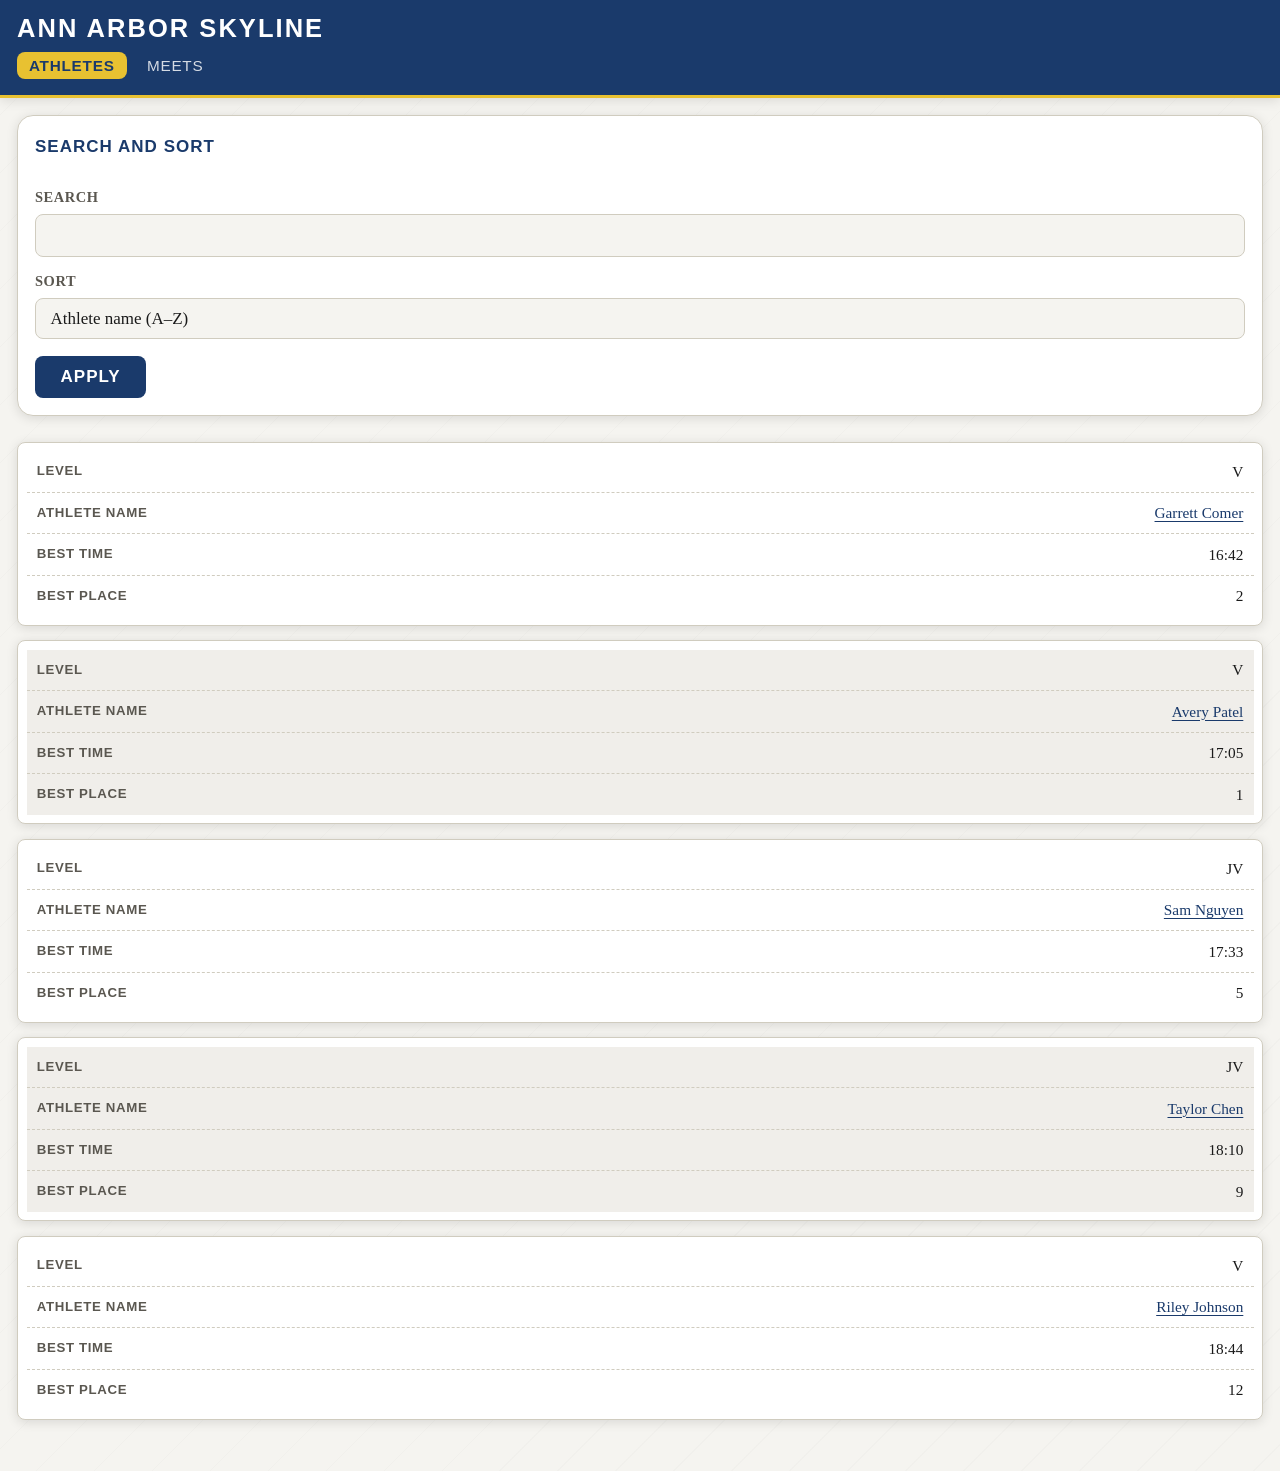
<file: index.html>
<!doctype html>
<html lang="en">
  <head>
    <meta charset="utf-8" />
    <meta name="viewport" content="width=device-width,initial-scale=1" />
    <title>Ann Arbor Skyline — Athletes</title>
    <link rel="stylesheet" href="reset.css" />
    <link rel="stylesheet" href="style.css">
  </head>

  <body>
    <header>
      <h1><a href="index.html">Ann Arbor Skyline</a></h1>

      <nav>
        <ul>
          <li><a href="index.html" aria-current="page">Athletes</a></li>
          <li><a href="mainMeets.html">Meets</a></li>
        </ul>
      </nav>
    </header>

    <main>
      <form action="#" method="get">
        <fieldset>
          <legend>Search and sort</legend>

          <label for="search">Search</label>
          <input id="search" name="search" type="search" />

          <label for="sort">Sort</label>
          <select id="sort" name="sort">
            <option value="name-asc">Athlete name (A–Z)</option>
            <option value="name-desc">Athlete name (Z–A)</option>
          </select>

          <button type="submit">Apply</button>
        </fieldset>
      </form>


      <section>
        <table>
          <thead>
            <tr>
              <th scope="col">Level</th>
              <th scope="col">Athlete Name</th>
              <th scope="col">Best Time</th>
              <th scope="col">Best Place</th>
            </tr>
          </thead>

          <tbody>
              <tr>
                <td data-label="Level">V</td>
                <td data-label="Athlete Name"><a href="athlete.html">Garrett Comer</a></td>
                <td data-label="Best Time">16:42</td>
                <td data-label="Best Place">2</td>
              </tr>

              <tr>
                <td data-label="Level">V</td>
                <td data-label="Athlete Name"><a href="athlete.html">Avery Patel</a></td>
                <td data-label="Best Time">17:05</td>
                <td data-label="Best Place">1</td>
              </tr>

              <tr>
                <td data-label="Level">JV</td>
                <td data-label="Athlete Name"><a href="athlete.html">Sam Nguyen</a></td>
                <td data-label="Best Time">17:33</td>
                <td data-label="Best Place">5</td>
              </tr>

              <tr>
                <td data-label="Level">JV</td>
                <td data-label="Athlete Name"><a href="athlete.html">Taylor Chen</a></td>
                <td data-label="Best Time">18:10</td>
                <td data-label="Best Place">9</td>
              </tr>

              <tr>
                <td data-label="Level">V</td>
                <td data-label="Athlete Name"><a href="athlete.html">Riley Johnson</a></td>
                <td data-label="Best Time">18:44</td>
                <td data-label="Best Place">12</td>
              </tr>
            <!-- <tr>
              <td>V</td>
              <td><a href="athlete.html">Garrett Comer</a></td>
              <td>16:42</td>
              <td>2</td>
            </tr>
            <tr>
              <td>V</td>
              <td><a href="athlete.html">Avery Patel</a></td>
              <td>17:05</td>
              <td>1</td>
            </tr>
            <tr>
              <td>JV</td>
              <td><a href="athlete.html">Sam Nguyen</a></td>
              <td>17:33</td>
              <td>5</td>
            </tr>
            <tr>
              <td>JV</td>
              <td><a href="athlete.html">Taylor Chen</a></td>
              <td>18:10</td>
              <td>9</td>
            </tr>
            <tr>
              <td>V</td>
              <td><a href="athlete.html">Riley Johnson</a></td>
              <td>18:44</td>
              <td>12</td>
            </tr> -->
          </tbody>
        </table>
      </section>
    </main>
  </body>
</html>
</file>
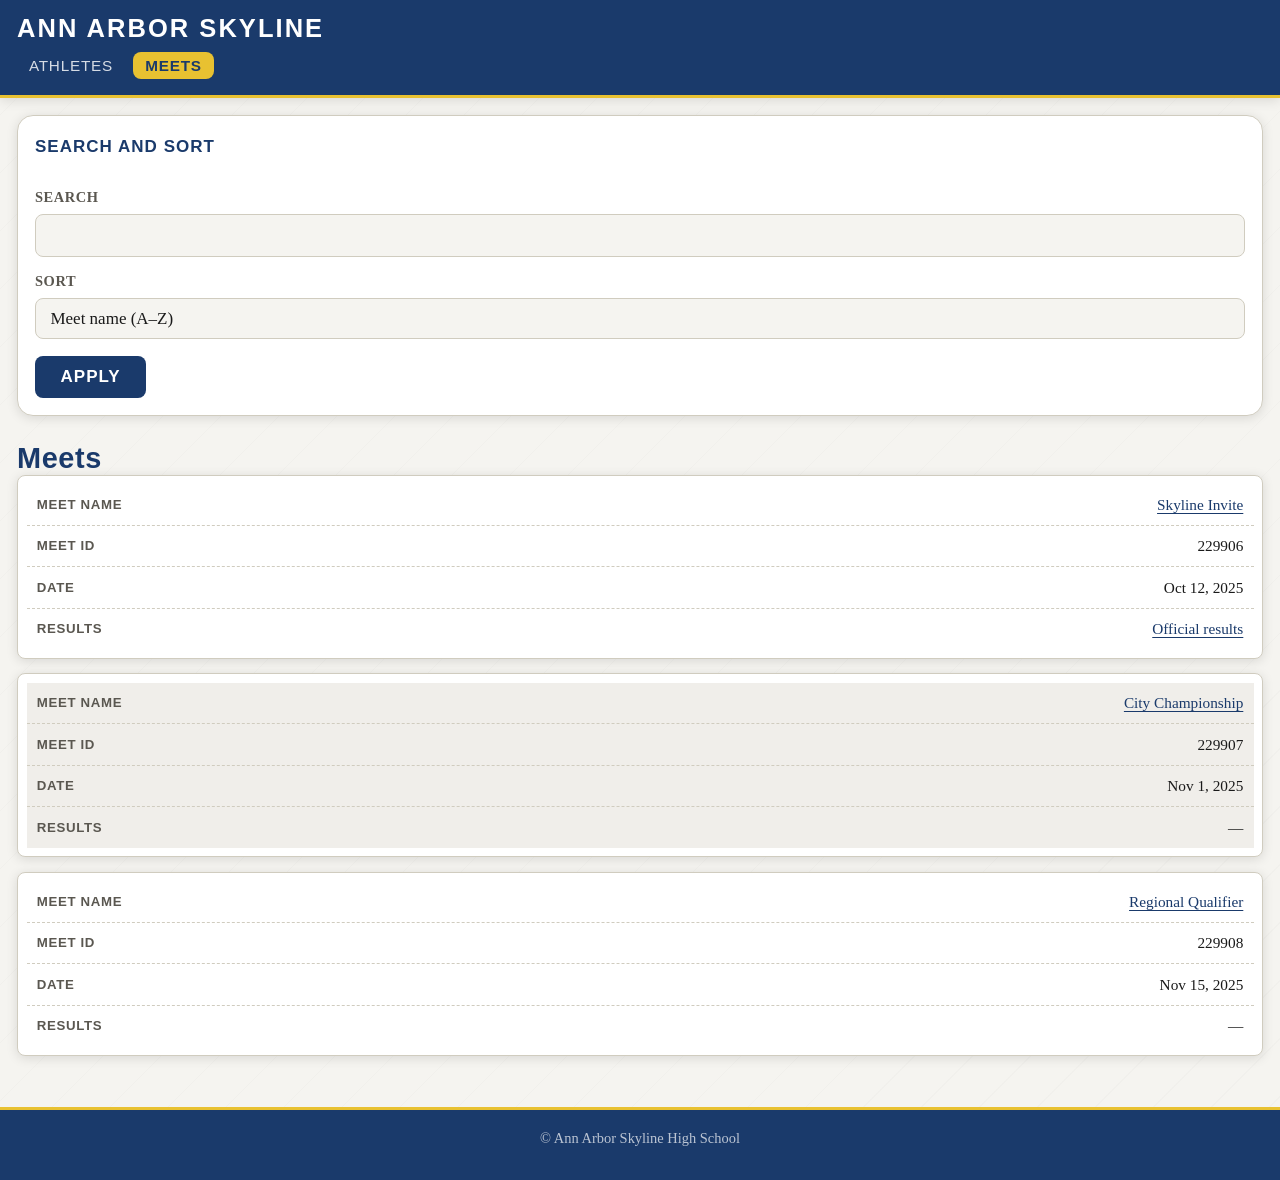
<file: mainMeets.html>
<!doctype html>
<html lang="en">
  <head>
    <meta charset="utf-8" />
    <meta name="viewport" content="width=device-width,initial-scale=1" />
    <title>Ann Arbor Skyline — Meets</title>
    <link rel="stylesheet" href="reset.css" />
    <link rel="stylesheet" href="style.css">
  </head>

  <body>
    <header>
      <h1><a href="index.html">Ann Arbor Skyline</a></h1>

      <nav aria-label="Primary navigation">
        <ul>
          <li><a href="index.html">Athletes</a></li>
          <li><a href="mainMeets.html" aria-current="page">Meets</a></li>
        </ul>
      </nav>
    </header>

    <main>
      <form action="#" method="get">
        <fieldset>
          <legend>Search and sort</legend>

          <label for="search">Search</label>
          <input id="search" name="search" type="search" />

          <label for="sort">Sort</label>
          <select id="sort" name="sort">
            <option value="name-asc">Meet name (A–Z)</option>
            <option value="name-desc">Meet name (Z–A)</option>
            <option value="date-asc">Date (oldest first)</option>
            <option value="date-desc">Date (newest first)</option>
          </select>

          <button type="submit">Apply</button>
        </fieldset>
      </form>

      <section aria-labelledby="meets-heading">
        <h2 id="meets-heading">Meets</h2>

        <table>
          <thead>
            <tr>
              <th scope="col">Meet Name</th>
              <th scope="col">Meet ID</th>
              <th scope="col">Date</th>
              <th scope="col">Results</th>
            </tr>
          </thead>

          <tbody>
            <tr>
              <td data-label="Meet Name">
                <a href="meets.html">Skyline Invite</a>
              </td>

              <td data-label="Meet ID">229906</td>

              <td data-label="Date">
                <time datetime="2025-10-12">Oct 12, 2025</time>
              </td>

              <td data-label="Results">
                <a href="https://www.athletic.net/CrossCountry/meet/229906/results/916818">
                  Official results
                </a>
              </td>
            </tr>
            <!-- <tr>
              <td>
                <a href="meets.html">Skyline Invite</a>
              </td>
              <td>229906</td>
              <td>
                <time datetime="2025-10-12">Oct 12, 2025</time>
              </td>
              <td>
                <a href="https://www.athletic.net/CrossCountry/meet/229906/results/916818">
                  Official results
                </a>
              </td> -->
            <!-- </tr> -->

            <tr>
              <!-- <td>
                <a href="meets.html">City Championship</a>
              </td>
              <td>229907</td>
              <td>
                <time datetime="2025-11-01">Nov 1, 2025</time>
              </td>
              <td>—</td> -->
                <td data-label="Meet Name">
                  <a href="meets.html">City Championship</a>
                </td>

                <td data-label="Meet ID">229907</td>

                <td data-label="Date">
                  <time datetime="2025-11-01">Nov 1, 2025</time>
                </td>
                <td data-label="Results">—</td>
            </tr>

            <tr>
              <!-- <td>
                <a href="meets.html">Regional Qualifier</a>
              </td>
              <td>229908</td>
              <td>
                <time datetime="2025-11-15">Nov 15, 2025</time>
              </td>
              <td>—</td> -->
                <td data-label="Meet Name">
                  <a href="meets.html">Regional Qualifier</a>
                </td>
                <td data-label="Meet ID">229908</td>
                <td data-label="Date">
                  <time datetime="2025-11-15">Nov 15, 2025</time>
                </td>
                <td data-label="Results">—</td>
            </tr> 
          </tbody>
        </table>
      </section>
    </main>

    <footer>
      <p>&copy; Ann Arbor Skyline High School</p>
    </footer>
  </body>
</html>
</file>
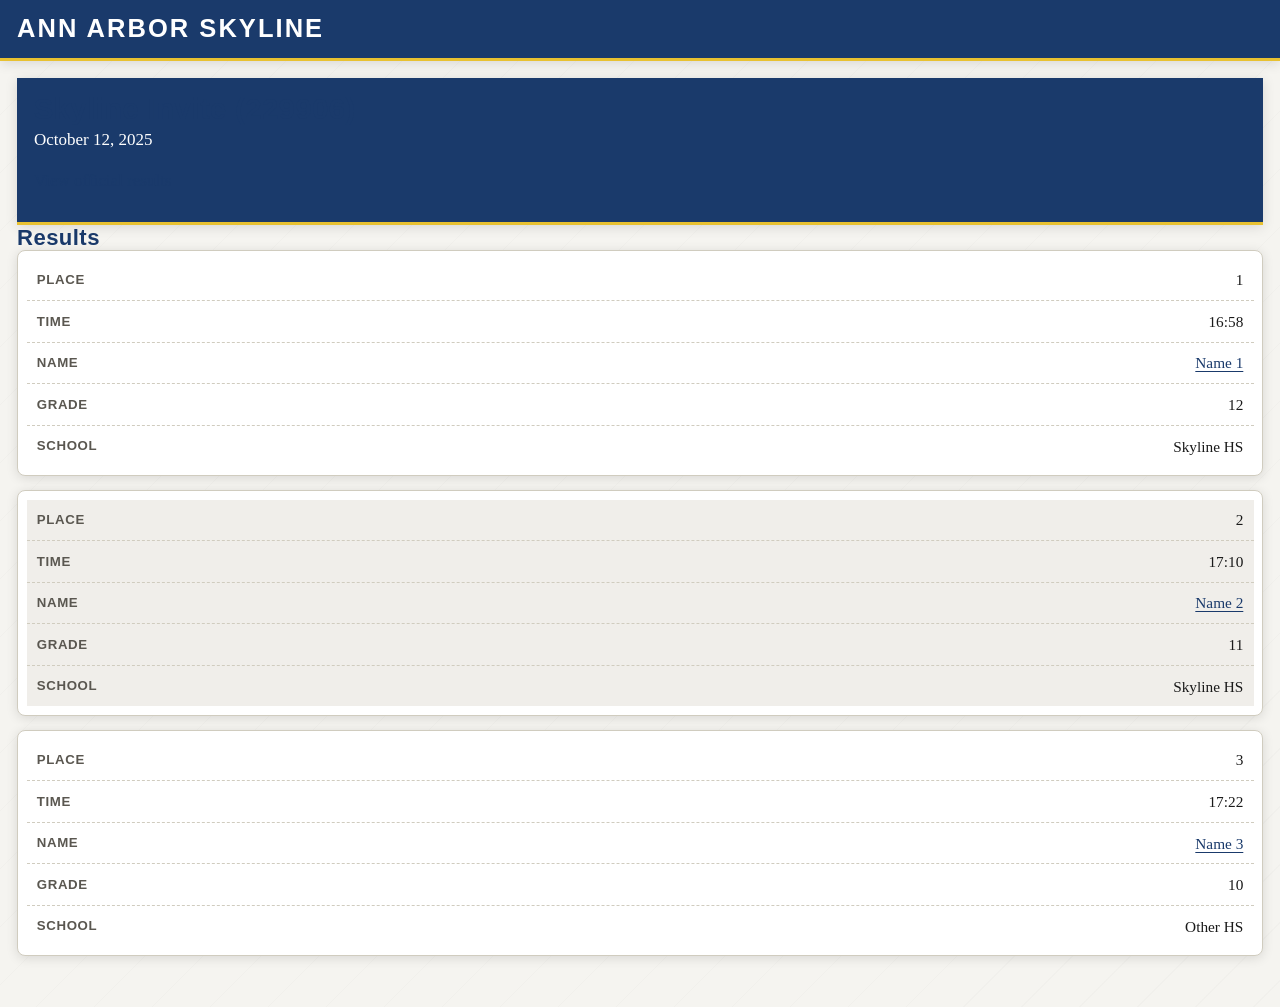
<file: meets.html>
<!DOCTYPE html>
<html lang="en">


<head>
  <meta charset="UTF-8">
  <meta name="viewport" content="width=device-width, initial-scale=1.0">
  <title>Skyline Invite | Skyline High School</title>
  <link rel="stylesheet" href="style.css">

</head>
<body>

  <header>
    <h1><a href="index.html">Ann Arbor Skyline</a></h1>
  </header>

  <main>
    <article aria-labelledby="meet-title">
      <header>
        <h2 id="meet-title">Skyline Invite (229906)</h2>
        <p>
          <time datetime="2025-10-12">October 12, 2025</time>
        </p>
        <p>
          <a href="https://www.athletic.net/CrossCountry/meet/229906/results/916818">
            View official results
          </a>
        </p>
      </header>

      <section aria-labelledby="results-heading">
        <h3 id="results-heading">Results</h3>

        <table>
          <thead>
            <tr>
              <th scope="col">Place</th>
              <th scope="col">Time</th>
              <th scope="col">Name</th>
              <th scope="col">Grade</th>
              <th scope="col">School</th>
            </tr>
          </thead>
          <tbody>
            <tr>
              <!-- <td>1</td>
              <td>16:58</td>
              <td><a href="athlete.html">Name 1</a></td>
              <td>12</td>
              <td>Skyline HS</td> -->
                <td data-label="Place">1</td>
                <td data-label="Time">16:58</td>
                <td data-label="Name"><a href="athlete.html">Name 1</a></td>
                <td data-label="Grade">12</td>
                <td data-label="School">Skyline HS</td>
            </tr>
            <tr>
              <td data-label="Place">2</td>
              <td data-label="Time">17:10</td>
              <td data-label="Name"><a href="athlete.html">Name 2</a></td>
              <td data-label="Grade">11</td>
              <td data-label="School">Skyline HS</td>
            </tr>

            <tr>
              <td data-label="Place">3</td>
              <td data-label="Time">17:22</td>
              <td data-label="Name"><a href="athlete.html">Name 3</a></td>
              <td data-label="Grade">10</td>
              <td data-label="School">Other HS</td>
            </tr>
            <!-- <tr>
              <td>2</td>
              <td>17:10</td>
              <td><a href="athlete.html">Name 2</a></td>
              <td>11</td>
              <td>Skyline HS</td>
            </tr>
            <tr>
              <td>3</td>
              <td>17:22</td>
              <td><a href="athlete.html">Name 3</a></td>
              <td>10</td>
              <td>Other HS</td>
            </tr> -->
          </tbody>
        </table>
      </section>
    </article>
  </main>

</body>
</html>
</file>
<file: style.css>
:root {
  --color-primary:    #1a3a6b;
  --color-accent:     #e8c131;
  --color-accent-alt: #d94f3d;
  --color-bg:         #f5f4f0;
  --color-surface:    #ffffff;
  --color-surface-2:  #eceae3;
  --color-border:     #d0ccbf;
  --color-text:       #1a1a1a;
  --color-text-muted: #5a5750;
  --color-link:       #1a3a6b;
  --color-link-hover: #e8c131;
  --color-row-even:   #f0eeea;
  --color-row-odd:    #ffffff;
  --font-display: 'Oswald', 'Arial Narrow', sans-serif;
  --font-body:    'Source Serif 4', Georgia, serif;
  --radius:    8px;
  --radius-lg: 16px;
  --shadow:    0 2px 12px rgba(0,0,0,.12);
  --shadow-lg: 0 6px 28px rgba(0,0,0,.18);
  --transition: 0.25s ease;
}



*, *::before, *::after {
  box-sizing: border-box;
  margin: 0;
  padding: 0;
}

html {
  font-size: clamp(15px, 2vw, 17px);
  scroll-behavior: smooth;
  -webkit-text-size-adjust: 100%;
}

body {
  font-family: var(--font-body);
  background-color: var(--color-bg);
  color: var(--color-text);
  line-height: 1.65;
  min-height: 100vh;
  background-image: repeating-linear-gradient(
    135deg,
    transparent,
    transparent 40px,
    rgba(0,0,0,.015) 40px,
    rgba(0,0,0,.015) 41px
  );
}


img {
  display: block;
  width: 100%;
  height: auto;
}

a {
  color: var(--color-link);
  text-decoration: underline;
  text-underline-offset: 3px;
  transition: color var(--transition);
}

a:hover,
a:focus-visible {
  color: var(--color-accent-alt);
  outline: none;
}

/* Visible focus ring for keyboard navigation (accessibility) */
:focus-visible {
  outline: 3px solid var(--color-accent);
  outline-offset: 3px;
  border-radius: 3px;
}

ul {
  list-style: none;
}



@import url('https://fonts.googleapis.com/css2?family=Oswald:wght@400;600;700&family=Source+Serif+4:ital,wght@0,300;0,400;0,600;1,400&display=swap');

h1, h2, h3, h4 {
  font-family: var(--font-display);
  line-height: 1.15;
  letter-spacing: .02em;
  color: var(--color-primary);
}

h1 { font-size: clamp(1.5rem, 5vw, 2.2rem); font-weight: 700; }
h2 { font-size: clamp(1.2rem, 4vw, 1.7rem); font-weight: 600; }
h3 { font-size: clamp(1rem,  3vw, 1.3rem);  font-weight: 600; }

p { margin-bottom: .75rem; }



main {
  padding: 1rem;
  animation: fadeInUp .5s ease both;
}

section {
  margin-bottom: 2rem;
}



header {
  background-color: var(--color-primary);
  color: #fff;
  padding: .85rem 1rem;
  position: sticky;
  top: 0;
  z-index: 100;
  border-bottom: 3px solid var(--color-accent);
  box-shadow: var(--shadow);
  animation: slideDown .4s ease both;
}

header h1 {
  color: #fff;
  font-size: clamp(1.1rem, 4vw, 1.5rem);
  text-transform: uppercase;
  letter-spacing: .08em;
}

header h1 a {
  color: inherit;
  text-decoration: none;
}

header h1 a:hover {
  color: var(--color-accent);
}

nav ul {
  display: flex;
  gap: .5rem;
  margin-top: .5rem;
  flex-wrap: wrap;
}

nav a {
  color: rgba(255,255,255,.82);
  text-decoration: none;
  font-family: var(--font-display);
  font-size: .9rem;
  letter-spacing: .05em;
  text-transform: uppercase;
  padding: .3rem .7rem;
  border-radius: var(--radius);
  transition: background var(--transition), color var(--transition);
}

nav a:hover,
nav a:focus-visible {
  background: var(--color-accent);
  color: var(--color-primary);
}

nav a[aria-current="page"] {
  background: var(--color-accent);
  color: var(--color-primary);
  font-weight: 600;
}



form {
  background: var(--color-surface);
  border: 1px solid var(--color-border);
  border-radius: var(--radius-lg);
  padding: 1rem;
  margin-bottom: 1.5rem;
  box-shadow: var(--shadow);
}

fieldset { border: none; }

legend {
  font-family: var(--font-display);
  font-size: 1rem;
  font-weight: 600;
  color: var(--color-primary);
  text-transform: uppercase;
  letter-spacing: .06em;
  margin-bottom: .75rem;
}

label {
  display: block;
  font-size: .85rem;
  font-weight: 600;
  color: var(--color-text-muted);
  text-transform: uppercase;
  letter-spacing: .04em;
  margin-bottom: .25rem;
  margin-top: .75rem;
}

input[type="search"],
select {
  width: 100%;
  padding: .6rem .85rem;
  border: 1.5px solid var(--color-border);
  border-radius: var(--radius);
  font-family: var(--font-body);
  font-size: 1rem;
  background: var(--color-bg);
  color: var(--color-text);
  transition: border-color var(--transition), box-shadow var(--transition);
  appearance: none;
  -webkit-appearance: none;
}

input[type="search"]:focus,
select:focus {
  border-color: var(--color-primary);
  box-shadow: 0 0 0 3px rgba(26,58,107,.2);
  outline: none;
}

button[type="submit"] {
  display: inline-block;
  margin-top: 1rem;
  padding: .65rem 1.5rem;
  background: var(--color-primary);
  color: #fff;
  font-family: var(--font-display);
  font-size: 1rem;
  font-weight: 600;
  letter-spacing: .06em;
  text-transform: uppercase;
  border: none;
  border-radius: var(--radius);
  cursor: pointer;
  transition: background var(--transition), transform var(--transition);
}

button[type="submit"]:hover,
button[type="submit"]:focus-visible {
  background: var(--color-accent-alt);
  transform: translateY(-1px);
}

button[type="submit"]:active {
  transform: translateY(0);
}



.table-scroll {
  overflow-x: auto;
  -webkit-overflow-scrolling: touch;
  border-radius: var(--radius);
  box-shadow: var(--shadow);
}

table {
  width: 100%;
  border-collapse: collapse;
  font-size: .9rem;
}

th {
  background-color: var(--color-primary);
  color: #fff;
  font-family: var(--font-display);
  font-weight: 600;
  text-transform: uppercase;
  letter-spacing: .05em;
  padding: .7rem .85rem;
  text-align: left;
}

/* Visually hide thead; screen readers still read it */
table thead {
  position: absolute;
  width: 1px;
  height: 1px;
  overflow: hidden;
  clip: rect(0,0,0,0);
  white-space: nowrap;
}

/* Stack table elements as blocks */
table, tbody, tr, td {
  display: block;
  width: 100%;
}

/* Each row is a card */
tbody tr {
  background: var(--color-surface);
  border: 1px solid var(--color-border);
  border-radius: var(--radius);
  margin-bottom: .85rem;
  padding: .5rem;
  box-shadow: var(--shadow);
  animation: cardSlideIn .4s ease both;
  transition: background var(--transition);
}

/* Staggered entrance delays */
tbody tr:nth-child(1) { animation-delay: .05s; }
tbody tr:nth-child(2) { animation-delay: .10s; }
tbody tr:nth-child(3) { animation-delay: .15s; }
tbody tr:nth-child(4) { animation-delay: .20s; }
tbody tr:nth-child(5) { animation-delay: .25s; }

/* Each cell: label left, value right */
td {
  display: flex;
  justify-content: space-between;
  align-items: center;
  padding: .45rem .6rem;
  border-bottom: 1px dashed var(--color-border);
}

td:last-child { border-bottom: none; }

/* Inject column label from data-label attribute */
td::before {
  content: attr(data-label);
  font-family: var(--font-display);
  font-size: .78rem;
  font-weight: 600;
  text-transform: uppercase;
  letter-spacing: .05em;
  color: var(--color-text-muted);
  flex-shrink: 0;
  margin-right: 1rem;
}

/* Alternating row colors */
tbody tr:nth-child(even) td { background-color: var(--color-row-even); }
tbody tr:nth-child(odd)  td { background-color: var(--color-row-odd);  }

tbody tr:hover td {
  background-color: rgba(232,193,49,.18);
}



.athlete-hero {
  display: flex;
  flex-direction: column;
  align-items: center;
  text-align: center;
  padding: 1.5rem 1rem;
  background: var(--color-surface);
  border-radius: var(--radius-lg);
  box-shadow: var(--shadow);
  margin-bottom: 1.5rem;
  animation: fadeInUp .5s ease both;
}


figure img {
  width: 140px;
  height: 140px;
  object-fit: cover;
  border-radius: 50%;
  border: 4px solid var(--color-accent);
  box-shadow: 0 0 0 4px var(--color-primary), var(--shadow-lg);
  margin-bottom: 1rem;
  animation: popIn .5s cubic-bezier(.34,1.56,.64,1) both;
}


.pr-badge {
  display: inline-block;
  background: var(--color-accent);
  color: var(--color-primary);
  font-family: var(--font-display);
  font-weight: 700;
  font-size: 1.4rem;
  padding: .4rem 1.2rem;
  border-radius: 999px;
  letter-spacing: .05em;
  margin-top: .5rem;
}

/* Info card with left gold accent border */
.info-card {
  background: var(--color-surface);
  border-left: 4px solid var(--color-accent);
  border-radius: var(--radius);
  padding: 1rem 1.2rem;
  margin-bottom: 1rem;
  box-shadow: var(--shadow);
}

.info-card h3 {
  margin-bottom: .5rem;
  color: var(--color-primary);
}

/* Animated CSS progress bar */
.progress-bar-wrap {
  background: var(--color-surface-2);
  border-radius: 999px;
  height: 12px;
  overflow: hidden;
  margin: .5rem 0 1rem;
}

.progress-bar {
  height: 100%;
  background: linear-gradient(90deg, var(--color-accent), var(--color-accent-alt));
  border-radius: 999px;
  width: 0%;
  animation: growBar 1.2s ease .3s both;
}

/* Gallery grid â€” 2 columns on mobile */
.gallery-grid {
  display: grid;
  grid-template-columns: repeat(2, 1fr);
  gap: .75rem;
}

.gallery-grid img {
  width: 100%;
  height: 130px;
  object-fit: cover;
  border-radius: var(--radius);
  border: 2px solid var(--color-border);
  transition: transform var(--transition), box-shadow var(--transition);
}

.gallery-grid img:hover,
.gallery-grid img:focus {
  transform: scale(1.04);
  box-shadow: var(--shadow-lg);
  outline: none;
}


/*MEETS PAGE*/
.meet-header {
  background: var(--color-primary);
  color: #fff;
  border-radius: var(--radius-lg) var(--radius-lg) 0 0;
  padding: 1.2rem;
}

.meet-header h2 { color: #fff; }

.meet-header time,
.meet-header a {
  color: var(--color-accent);
  font-family: var(--font-display);
  font-size: .9rem;
  letter-spacing: .04em;
}




@keyframes fadeInUp {
  from { opacity: 0; transform: translateY(18px); }
  to   { opacity: 1; transform: translateY(0);    }
}

@keyframes slideDown {
  from { transform: translateY(-100%); }
  to   { transform: translateY(0);     }
}

@keyframes cardSlideIn {
  from { opacity: 0; transform: translateX(-16px); }
  to   { opacity: 1; transform: translateX(0);     }
}

@keyframes popIn {
  from { opacity: 0; transform: scale(.5); }
  to   { opacity: 1; transform: scale(1);  }
}

@keyframes growBar {
  from { width: 0%; }
  to   { width: 82%; }
}

@keyframes fabPulse {
  0%, 100% { box-shadow: 0 4px 18px rgba(232,193,49,.45); }
  50%       { box-shadow: 0 4px 28px rgba(232,193,49,.8);  }
}



.fab {
  position: fixed;
  bottom: 1.5rem;
  right: 1.25rem;
  width: 52px;
  height: 52px;
  background: var(--color-accent);
  color: var(--color-primary);
  border: none;
  border-radius: 50%;
  display: flex;
  align-items: center;
  justify-content: center;
  font-size: 1.4rem;
  font-weight: 700;
  cursor: pointer;
  z-index: 200;
  box-shadow: 0 4px 18px rgba(232,193,49,.45);
  animation: fabPulse 2.5s ease-in-out infinite;
  transition: transform var(--transition), background var(--transition);
}

.fab:hover,
.fab:focus-visible {
  background: var(--color-accent-alt);
  transform: scale(1.1);
}



footer {
  background: var(--color-primary);
  color: rgba(255,255,255,.7);
  text-align: center;
  padding: 1rem;
  font-size: .85rem;
  border-top: 3px solid var(--color-accent);
}

footer a {
  color: var(--color-accent);
}



@media (prefers-reduced-motion: reduce) {
  *, *::before, *::after {
    animation-duration:        0.001ms !important;
    animation-iteration-count: 1       !important;
    transition-duration:       0.001ms !important;
    scroll-behavior:           auto    !important;
  }
  .fab { animation: none; }
}



@media (prefers-color-scheme: dark) {
  :root {
    --color-primary:    #4a7fc1;
    --color-accent:     #e8c131;
    --color-accent-alt: #f07060;
    --color-bg:         #111318;
    --color-surface:    #1c1f27;
    --color-surface-2:  #252932;
    --color-border:     #333844;
    --color-text:       #e8e5de;
    --color-text-muted: #9a9590;
    --color-link:       #82aee0;
    --color-link-hover: #e8c131;
    --color-row-even:   #232630;
    --color-row-odd:    #1c1f27;
  }

  header        { background-color: #0d1421; }
  th            { background-color: #0d1421; }
  .meet-header  { background-color: #0d1421; }

  body {
    background-image: repeating-linear-gradient(
      135deg,
      transparent,
      transparent 40px,
      rgba(255,255,255,.012) 40px,
      rgba(255,255,255,.012) 41px
    );
  }
}
</file>
